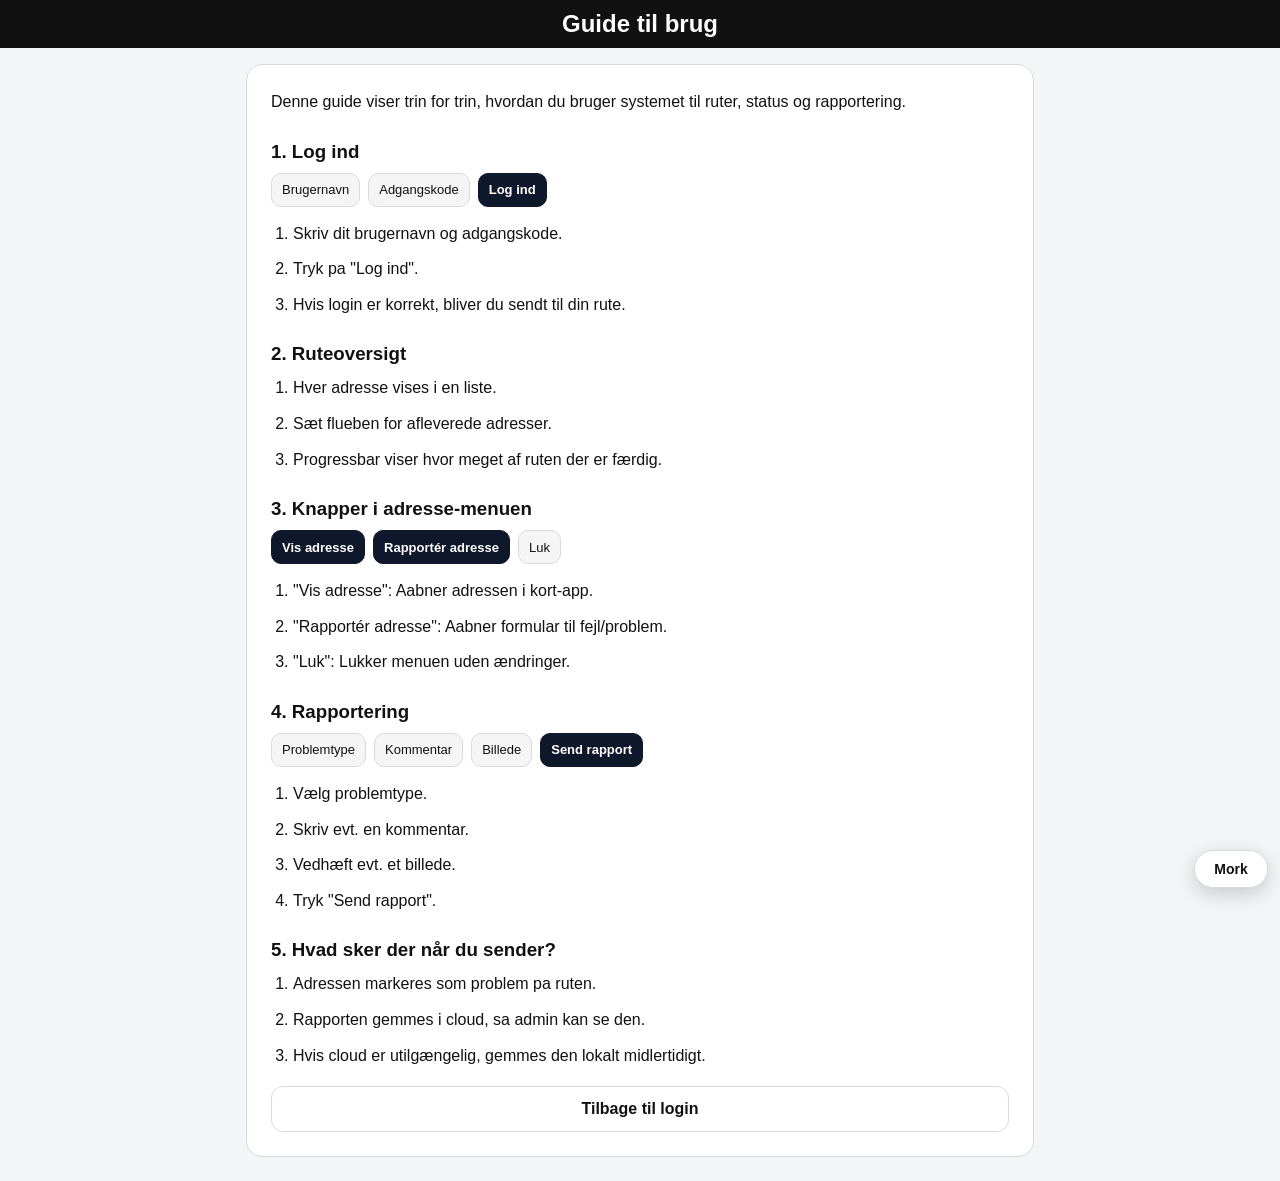
<file: guide.html>
<!DOCTYPE html>
<html lang="da">
<head>
  <meta charset="UTF-8">
  <meta name="viewport" content="width=device-width, initial-scale=1.0">
  <title>Guide til brug</title>
  <link rel="stylesheet" href="style.css">
</head>
<body>
  <header class="topbar guide-topbar">
    <h2>Guide til brug</h2>
  </header>

  <main class="guide-main">
    <section class="guide-card">
      <p>Denne guide viser trin for trin, hvordan du bruger systemet til ruter, status og rapportering.</p>

      <h3>1. Log ind</h3>
      <div class="guide-visual" aria-hidden="true">
        <span>Brugernavn</span>
        <span>Adgangskode</span>
        <strong>Log ind</strong>
      </div>
      <ol class="guide-list">
        <li>Skriv dit brugernavn og adgangskode.</li>
        <li>Tryk pa "Log ind".</li>
        <li>Hvis login er korrekt, bliver du sendt til din rute.</li>
      </ol>

      <h3>2. Ruteoversigt</h3>
      <ol class="guide-list">
        <li>Hver adresse vises i en liste.</li>
        <li>Sæt flueben for afleverede adresser.</li>
        <li>Progressbar viser hvor meget af ruten der er færdig.</li>
      </ol>

      <h3>3. Knapper i adresse-menuen</h3>
      <div class="guide-visual" aria-hidden="true">
        <strong>Vis adresse</strong>
        <strong>Rapportér adresse</strong>
        <span>Luk</span>
      </div>
      <ol class="guide-list">
        <li>"Vis adresse": Aabner adressen i kort-app.</li>
        <li>"Rapportér adresse": Aabner formular til fejl/problem.</li>
        <li>"Luk": Lukker menuen uden ændringer.</li>
      </ol>

      <h3>4. Rapportering</h3>
      <div class="guide-visual" aria-hidden="true">
        <span>Problemtype</span>
        <span>Kommentar</span>
        <span>Billede</span>
        <strong>Send rapport</strong>
      </div>
      <ol class="guide-list">
        <li>Vælg problemtype.</li>
        <li>Skriv evt. en kommentar.</li>
        <li>Vedhæft evt. et billede.</li>
        <li>Tryk "Send rapport".</li>
      </ol>

      <h3>5. Hvad sker der når du sender?</h3>
      <ol class="guide-list">
        <li>Adressen markeres som problem pa ruten.</li>
        <li>Rapporten gemmes i cloud, sa admin kan se den.</li>
        <li>Hvis cloud er utilgængelig, gemmes den lokalt midlertidigt.</li>
      </ol>

      <a class="guide-link-btn guide-back" href="index.html">Tilbage til login</a>
    </section>
  </main>

  <button class="theme-toggle" type="button" aria-label="Skift tema"></button>
  <script src="theme.js?v=20260225"></script>
</body>
</html>
</file>
<file: style.css>
:root {
  --bg: #f3f5f7;
  --surface: #ffffff;
  --text: #111111;
  --muted: #5f6368;
  --line: #d7dbe0;
  --accent: #0f172a;
  --ok: #137333;
  --danger: #c5221f;
}

body.dark-mode {
  --bg: #0f1216;
  --surface: #1a1f26;
  --text: #f2f5f7;
  --muted: #aeb8c2;
  --line: #2b3542;
  --accent: #2d6cdf;
  --ok: #49d17d;
  --danger: #ff6b6b;
}

* {
  box-sizing: border-box;
}

html,
body {
  min-height: 100%;
}

body {
  margin: 0;
  font-family: -apple-system, BlinkMacSystemFont, "Segoe UI", Roboto, Helvetica, Arial, sans-serif;
  background: var(--bg);
  color: var(--text);
}

.container {
  width: min(100%, 460px);
  margin: 48px auto;
  padding: 20px;
  position: relative;
  z-index: 1;
}

.login-card {
  background: rgba(255, 255, 255, 0.66);
  backdrop-filter: blur(2px);
  -webkit-backdrop-filter: blur(2px);
  border: 1px solid var(--line);
  border-radius: 16px;
  box-shadow: 0 8px 30px rgba(0, 0, 0, 0.08);
}

.login-page::before {
  content: "";
  position: fixed;
  inset: 0;
  background:
    radial-gradient(circle at center, rgba(255, 255, 255, 0.42), rgba(255, 255, 255, 0) 62%),
    url("Logo.jpg") center/min(86vw, 700px) no-repeat;
  opacity: 0.44;
  pointer-events: none;
  z-index: 0;
}

body.dark-mode .login-card {
  background: rgba(26, 31, 38, 0.68);
}

body.dark-mode.login-page::before {
  background:
    radial-gradient(circle at center, rgba(45, 108, 223, 0.3), rgba(45, 108, 223, 0) 62%),
    url("Logo.jpg") center/min(86vw, 700px) no-repeat;
  opacity: 0.42;
}

h1,
h2,
h3 {
  margin: 0 0 12px;
}

.subtitle {
  margin: 0 0 18px;
  color: var(--muted);
}

label {
  display: block;
  margin: 10px 0 6px;
  font-weight: 600;
}

input,
select,
button {
  width: 100%;
  border-radius: 12px;
  border: 1px solid var(--line);
  font-size: 16px;
}

input,
select {
  padding: 12px;
  background: var(--surface);
  color: var(--text);
}

button {
  padding: 13px;
  margin-top: 10px;
  background: var(--accent);
  color: #fff;
  border: none;
  font-weight: 600;
}

button:active {
  opacity: 0.8;
}

.secondary-btn {
  background: #fff;
  color: var(--text);
  border: 1px solid var(--line);
}

body.dark-mode .secondary-btn {
  background: #232b35;
}

.danger {
  background: var(--danger);
}

.error {
  min-height: 20px;
  margin: 10px 0 0;
  color: var(--danger);
  font-weight: 600;
  text-align: center;
}

.guide-link-btn {
  display: block;
  width: 100%;
  margin-top: 12px;
  padding: 13px;
  border-radius: 12px;
  border: 1px solid var(--line);
  background: var(--surface);
  color: var(--text);
  text-decoration: none;
  text-align: center;
  font-weight: 700;
}

.guide-link-center {
  width: auto;
  max-width: 260px;
  margin-left: auto;
  margin-right: auto;
  padding-left: 22px;
  padding-right: 22px;
}

.guide-main {
  max-width: 820px;
  margin: 0 auto;
  padding: 16px;
  padding-bottom: calc(24px + env(safe-area-inset-bottom));
}

.guide-card {
  background: var(--surface);
  border: 1px solid var(--line);
  border-radius: 16px;
  padding: 24px;
}

.guide-card p {
  margin: 0 0 16px;
  line-height: 1.6;
}

.guide-card h3 {
  margin-top: 26px;
  margin-bottom: 10px;
}

.guide-visual {
  display: flex;
  flex-wrap: wrap;
  gap: 8px;
  margin: 10px 0 14px;
}

.guide-visual span,
.guide-visual strong {
  display: inline-flex;
  align-items: center;
  justify-content: center;
  min-height: 34px;
  padding: 6px 10px;
  border-radius: 10px;
  border: 1px solid var(--line);
  background: rgba(0, 0, 0, 0.04);
  font-size: 13px;
}

.guide-visual strong {
  background: var(--accent);
  color: #fff;
  border-color: var(--accent);
}

.dark-mode .guide-visual span {
  background: rgba(255, 255, 255, 0.08);
}

.guide-list {
  margin: 0 0 18px;
  padding-left: 22px;
}

.guide-list li {
  margin-bottom: 10px;
  line-height: 1.6;
}

.guide-list li:last-child {
  margin-bottom: 0;
}

.guide-back {
  margin-top: 18px;
}

.info {
  min-height: 20px;
  margin: 10px 0 0;
  color: var(--muted);
  font-weight: 600;
}

.note {
  margin: 0 0 12px;
  color: var(--muted);
}

.remember-row {
  display: flex;
  align-items: center;
  gap: 10px;
  margin-top: 14px;
  font-weight: 500;
}

.remember-row input {
  width: 20px;
  height: 20px;
  margin: 0;
}

.topbar {
  position: sticky;
  top: 0;
  display: flex;
  justify-content: space-between;
  align-items: center;
  gap: 12px;
  padding: calc(env(safe-area-inset-top) + 10px) 14px 10px;
  background: #111;
  color: #fff;
  z-index: 5;
}

.topbar .secondary-btn {
  width: auto;
  margin: 0;
  padding: 9px 12px;
  font-size: 14px;
}

body.dark-mode .topbar {
  background: #11161d;
}

.route-topbar {
  display: grid;
  grid-template-columns: 1fr auto 1fr;
}

.route-topbar #routeTitle {
  grid-column: 2;
  text-align: center;
  margin: 0;
}

.route-topbar #logoutBtn {
  grid-column: 3;
  justify-self: end;
}

.admin-topbar {
  display: grid;
  grid-template-columns: 1fr auto 1fr;
}

.admin-topbar h2 {
  grid-column: 2;
  text-align: center;
  margin: 0;
}

.admin-topbar #logoutBtn {
  grid-column: 3;
  justify-self: end;
}

.guide-topbar {
  display: grid;
  grid-template-columns: 1fr auto 1fr;
}

.guide-topbar h2 {
  grid-column: 2;
  text-align: center;
  margin: 0;
}

.route-main,
.admin-main {
  padding: 12px;
}

.route-main {
  max-width: 760px;
  margin: 0 auto;
  padding-bottom: calc(16px + env(safe-area-inset-bottom));
}

@media (min-width: 900px) {
  body.login-page {
    display: grid;
    place-items: center;
    min-height: 100vh;
    padding: 24px;
  }

  .login-page .container {
    width: min(100%, 540px);
    margin: 0;
    padding: 28px;
  }

  .login-page .login-card {
    box-shadow: 0 16px 42px rgba(0, 0, 0, 0.14);
  }

  .login-page .login-card::before {
    background-size: min(72vw, 760px);
  }

  .route-main {
    max-width: 920px;
  }

  .admin-main {
    max-width: 980px;
    margin: 0 auto;
  }

  .admin-card {
    max-width: 900px;
  }
}

.route-progress {
  background: var(--surface);
  border: 1px solid var(--line);
  border-radius: 12px;
  padding: 10px 12px;
  margin-bottom: 10px;
}

#progressText {
  margin: 0 0 8px;
  font-weight: 700;
  color: var(--text);
  font-size: 14px;
}

.progress-track {
  width: 100%;
  height: 10px;
  background: rgba(0, 0, 0, 0.08);
  border-radius: 999px;
  overflow: hidden;
}

.progress-fill {
  width: 0%;
  height: 100%;
  background: linear-gradient(90deg, #1b9e43, #39c865);
  transition: width 0.2s ease;
}

body.dark-mode .progress-track {
  background: rgba(255, 255, 255, 0.16);
}

#addressList {
  list-style: none;
  padding: 0;
  margin: 0;
  background: var(--surface);
  border: 1px solid var(--line);
  border-radius: 14px;
  overflow: hidden;
}

.address-item {
  display: flex;
  align-items: center;
  justify-content: space-between;
  gap: 12px;
  padding: 14px;
  border-bottom: 1px solid var(--line);
  min-height: 68px;
}

.address-item:last-child {
  border-bottom: 0;
}

.address-text {
  margin: 0;
  padding: 0;
  text-align: left;
  background: transparent;
  color: var(--text);
  border: none;
  width: 100%;
  font-weight: 600;
  line-height: 1.4;
  min-height: 44px;
  display: flex;
  align-items: center;
  font-size: 17px;
}

.address-text.delivered {
  color: #0a7a2a;
  font-weight: 800;
}

.address-text.problem {
  color: var(--danger);
}

.address-item.is-delivered {
  background: #e7f7ec;
  border-left: 6px solid #169c3b;
}

.address-item.is-problem {
  background: #fdecec;
}

body.dark-mode .address-item.is-delivered {
  background: #10281a;
  border-left-color: #2fd16a;
}

body.dark-mode .address-item.is-problem {
  background: #301619;
}

.checkbox {
  width: 32px;
  height: 32px;
  margin: 0;
  flex-shrink: 0;
}

.popup {
  position: fixed;
  inset: 0;
  background: rgba(0, 0, 0, 0.45);
  display: grid;
  place-items: center;
  padding: 16px;
  z-index: 40;
}

.popup-content {
  width: min(100%, 380px);
  background: var(--surface);
  border-radius: 16px;
  padding: 14px;
  border: 1px solid var(--line);
  max-height: calc(100dvh - 32px);
  overflow: auto;
}

.popup.report-mode {
  padding: 0;
  place-items: stretch;
}

.popup.menu-mode {
  padding: 0;
  place-items: stretch;
}

.popup.menu-mode .popup-content {
  width: 100%;
  max-height: 100dvh;
  border-radius: 0;
  padding: 18px 14px calc(14px + env(safe-area-inset-bottom));
  background: rgba(255, 255, 255, 0.88);
  backdrop-filter: blur(10px);
  -webkit-backdrop-filter: blur(10px);
}

body.dark-mode .popup.menu-mode .popup-content {
  background: rgba(26, 31, 38, 0.9);
}

.popup.report-mode .popup-content {
  width: 100%;
  max-height: 100dvh;
  border-radius: 0;
  padding: 18px 14px calc(14px + env(safe-area-inset-bottom));
  background: rgba(255, 255, 255, 0.88);
  backdrop-filter: blur(10px);
  -webkit-backdrop-filter: blur(10px);
}

body.dark-mode .popup.report-mode .popup-content {
  background: rgba(26, 31, 38, 0.9);
}

.popup-menu-header {
  margin-bottom: 14px;
}

#popupAddressTitle {
  margin: 0 0 6px;
  text-align: center;
}

.popup-address-summary {
  margin: 0;
  text-align: center;
  color: var(--muted);
  font-size: 14px;
  line-height: 1.5;
}

.popup.menu-mode #menuView {
  min-height: calc(100dvh - 60px);
  display: flex;
  flex-direction: column;
  gap: 10px;
}

.popup.menu-mode #closePopup {
  margin-top: auto;
}

.report-page-header {
  display: grid;
  grid-template-columns: auto 1fr auto;
  align-items: center;
  gap: 8px;
  margin-bottom: 10px;
}

.report-page-header h3 {
  margin: 0;
  text-align: center;
}

.report-back-btn {
  width: auto;
  margin: 0;
  padding: 8px 12px;
  font-size: 14px;
}

.report-header-spacer {
  width: 60px;
}

.hidden {
  display: none;
}

.admin-card {
  max-width: 520px;
  margin: 0 auto;
  background: var(--surface);
  border: 1px solid var(--line);
  border-radius: 16px;
  padding: 16px;
}

.admin-collapsible {
  padding: 0;
  overflow: hidden;
}

.admin-collapsible summary {
  cursor: pointer;
  list-style: none;
  padding: 14px 16px;
  font-weight: 700;
  background: rgba(0, 0, 0, 0.03);
}

.admin-collapsible summary::-webkit-details-marker {
  display: none;
}

.admin-collapsible summary::after {
  content: "▾";
  float: right;
  opacity: 0.75;
}

.admin-collapsible:not([open]) summary::after {
  content: "▸";
}

.admin-content {
  padding: 16px;
}

.admin-card hr {
  border: none;
  border-top: 1px solid var(--line);
  margin: 18px 0;
}

.admin-row {
  display: flex;
  justify-content: space-between;
  align-items: center;
  gap: 12px;
}

.admin-row .secondary-btn {
  width: auto;
  margin-top: 0;
}

.table-wrap {
  overflow-x: auto;
}

.stats-table {
  width: 100%;
  border-collapse: collapse;
}

.stats-table th,
.stats-table td {
  text-align: left;
  padding: 10px 8px;
  border-bottom: 1px solid var(--line);
  white-space: nowrap;
}

.reports-list {
  list-style: none;
  margin: 10px 0 0;
  padding: 0;
  border: 1px solid var(--line);
  border-radius: 12px;
  overflow: hidden;
}

.report-item {
  display: flex;
  justify-content: space-between;
  align-items: center;
  gap: 10px;
  padding: 10px 12px;
  border-bottom: 1px solid var(--line);
  font-size: 14px;
  line-height: 1.4;
}

.report-item-clickable {
  cursor: pointer;
}

.report-item-clickable:hover {
  background: rgba(0, 0, 0, 0.03);
}

.report-item-clickable:focus-visible {
  outline: 2px solid var(--accent);
  outline-offset: -2px;
}

.report-item:last-child {
  border-bottom: 0;
}

.report-text {
  flex: 1;
  min-width: 0;
}

.report-route-line {
  font-weight: 600;
}

.report-address-line,
.report-meta-line {
  margin-top: 2px;
}

.report-meta-line {
  font-size: 12px;
  color: var(--muted);
  display: flex;
  flex-wrap: wrap;
  align-items: center;
  gap: 8px;
}

.report-problem-badge {
  display: inline-flex;
  align-items: center;
  padding: 2px 8px;
  border-radius: 999px;
  border: 1px solid rgba(197, 34, 31, 0.35);
  background: rgba(197, 34, 31, 0.12);
  color: #9b1c1a;
  font-weight: 700;
}

.report-time-text {
  color: var(--muted);
}

.report-comment {
  margin-top: 4px;
  font-size: 12px;
  color: var(--muted);
}

.report-image-btn {
  width: auto;
  min-width: 96px;
  margin-top: 0;
  padding: 8px 10px;
  font-size: 13px;
}

.report-detail-content {
  width: min(100%, 760px);
  max-height: calc(100dvh - 28px);
}

.report-detail-lines {
  margin: 8px 0 12px;
}

.report-detail-line {
  margin: 0 0 6px;
  line-height: 1.5;
}

.report-detail-image {
  width: 100%;
  max-height: 52dvh;
  object-fit: contain;
  border: 1px solid var(--line);
  border-radius: 12px;
  background: #000;
  margin: 6px 0 10px;
}

.report-or {
  margin: 8px 0 6px;
  text-align: center;
  color: var(--muted);
  font-weight: 700;
  font-size: 13px;
  text-transform: uppercase;
  letter-spacing: 0.04em;
}

.report-upload-label {
  margin-top: 4px;
  margin-bottom: 4px;
  font-weight: 600;
}

.report-upload-help {
  margin: 4px 0 10px;
  font-size: 12px;
  color: var(--muted);
}

.report-camera-input {
  position: absolute;
  width: 1px;
  height: 1px;
  opacity: 0;
  pointer-events: none;
}

.report-upload-status {
  margin: 4px 0 10px;
  min-height: 18px;
  font-size: 12px;
  color: var(--muted);
}

.theme-toggle {
  position: fixed;
  right: calc(12px + env(safe-area-inset-right));
  bottom: calc(12px + env(safe-area-inset-bottom));
  width: auto;
  min-width: 74px;
  padding: 10px 14px;
  border-radius: 999px;
  border: 1px solid var(--line);
  background: var(--surface);
  color: var(--text);
  font-size: 14px;
  font-weight: 700;
  z-index: 20;
  box-shadow: 0 6px 20px rgba(0, 0, 0, 0.18);
}

body.dark-mode .theme-toggle {
  background: #273242;
  border-color: #3a4659;
}

body.dark-mode .admin-collapsible summary {
  background: rgba(255, 255, 255, 0.05);
}

@media (max-width: 480px) {
  .container {
    width: 100%;
    margin: 0;
    padding: 16px;
  }

  .login-card {
    border-radius: 0;
    min-height: 100dvh;
    box-shadow: none;
  }

  .guide-main {
    padding: 10px;
  }

  .guide-card {
    padding: 16px;
  }

  input,
  select,
  button {
    min-height: 48px;
  }

  .topbar {
    gap: 8px;
    padding-left: 10px;
    padding-right: 10px;
  }

  .topbar h2 {
    margin: 0;
    font-size: 20px;
  }

  .topbar .secondary-btn {
    padding: 8px 10px;
    font-size: 13px;
  }

  .route-main {
    padding: 8px;
    padding-bottom: calc(12px + env(safe-area-inset-bottom));
  }

  .route-progress {
    padding: 10px;
    margin-bottom: 8px;
  }

  #progressText {
    font-size: 13px;
  }

  #addressList {
    border-radius: 12px;
  }

  .address-item {
    padding: 12px 10px;
    gap: 10px;
    min-height: 64px;
  }

  .address-text {
    font-size: 16px;
    min-height: 42px;
  }

  .checkbox {
    width: 30px;
    height: 30px;
  }

  .popup {
    padding: 10px;
  }

  .popup-content {
    width: 100%;
    border-radius: 14px;
    padding: 12px;
  }

  .popup.report-mode .popup-content {
    border-radius: 0;
    padding: 14px 12px calc(12px + env(safe-area-inset-bottom));
  }

  .popup.menu-mode .popup-content {
    border-radius: 0;
    padding: 14px 12px calc(12px + env(safe-area-inset-bottom));
  }

  .report-detail-content {
    width: 100%;
    max-height: 100dvh;
    border-radius: 0;
    padding: 14px 12px calc(12px + env(safe-area-inset-bottom));
  }

  .report-detail-image {
    max-height: 45dvh;
  }

  .theme-toggle {
    right: calc(10px + env(safe-area-inset-right));
    bottom: calc(10px + env(safe-area-inset-bottom));
    min-width: 72px;
    min-height: 42px;
    padding: 8px 12px;
  }

  .report-item {
    flex-direction: column;
    align-items: flex-start;
  }

  .report-image-btn {
    width: 100%;
  }
}
</file>
